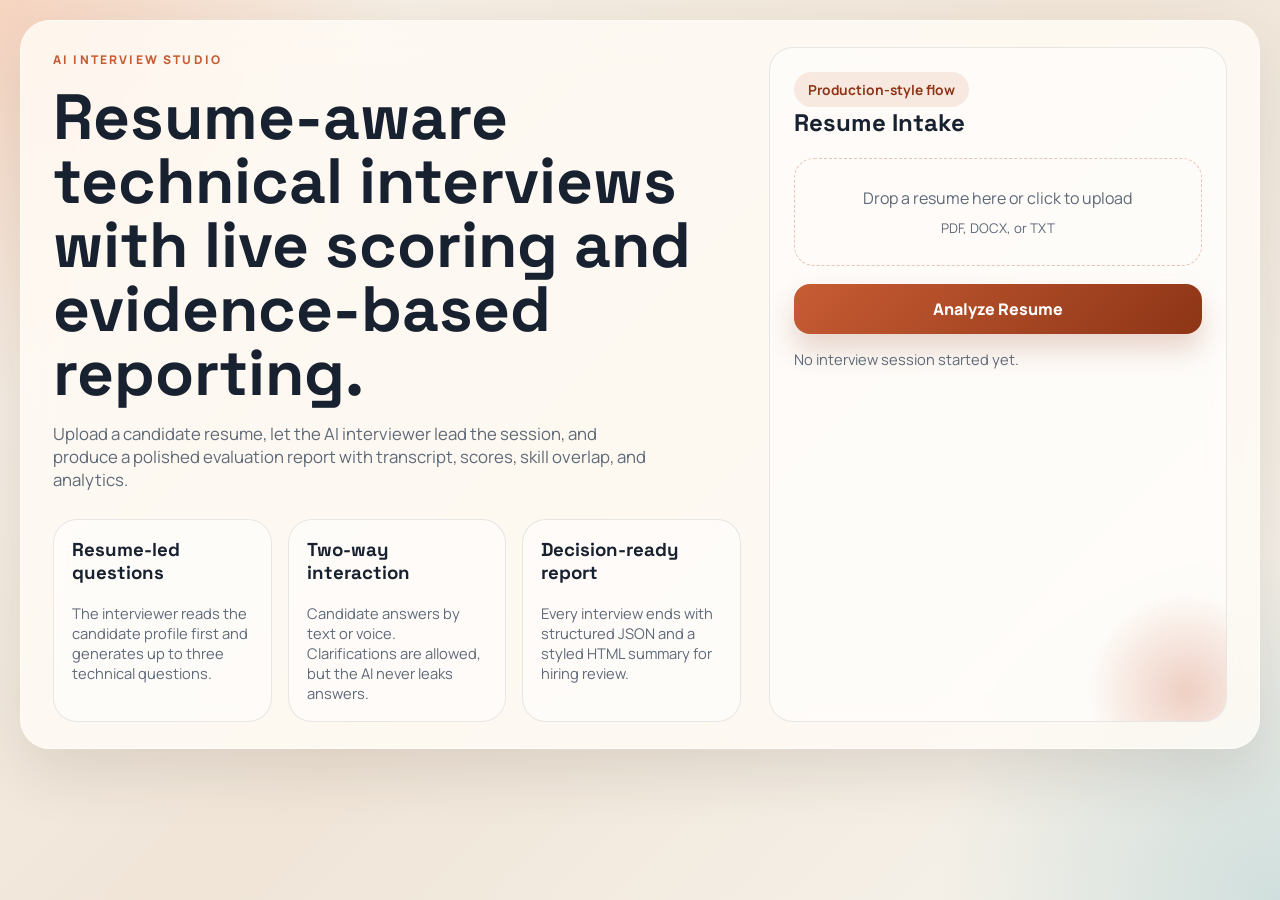
<file: templates/index.html>
<!DOCTYPE html>
<html lang="en">
  <head>
    <meta charset="UTF-8" />
    <meta name="viewport" content="width=device-width, initial-scale=1.0" />
    <title>{{ app_name }}</title>
    <link rel="preconnect" href="https://fonts.googleapis.com" />
    <link rel="preconnect" href="https://fonts.gstatic.com" crossorigin />
    <link
      href="https://fonts.googleapis.com/css2?family=Manrope:wght@400;500;700;800&family=Space+Grotesk:wght@500;700&display=swap"
      rel="stylesheet"
    />
    <link rel="stylesheet" href="/static/styles.css" />
  </head>
  <body>
    <div class="page-shell">
      <section class="hero-panel">
        <div class="hero-copy">
          <span class="eyebrow">AI Interview Studio</span>
          <h1>Resume-aware technical interviews with live scoring and evidence-based reporting.</h1>
          <p>
            Upload a candidate resume, let the AI interviewer lead the session, and produce a polished evaluation report
            with transcript, scores, skill overlap, and analytics.
          </p>
          <div class="feature-grid">
            <article>
              <h3>Resume-led questions</h3>
              <p>The interviewer reads the candidate profile first and generates up to three technical questions.</p>
            </article>
            <article>
              <h3>Two-way interaction</h3>
              <p>Candidate answers by text or voice. Clarifications are allowed, but the AI never leaks answers.</p>
            </article>
            <article>
              <h3>Decision-ready report</h3>
              <p>Every interview ends with structured JSON and a styled HTML summary for hiring review.</p>
            </article>
          </div>
        </div>
        <div class="hero-card">
          <div class="card-glow"></div>
          <div class="status-pill">Production-style flow</div>
          <h2>Resume Intake</h2>
          <form id="resume-form">
            <label class="upload-box" for="resume-file">
              <input id="resume-file" name="resume" type="file" accept=".pdf,.doc,.docx,.txt" required />
              <span>Drop a resume here or click to upload</span>
              <small>PDF, DOCX, or TXT</small>
            </label>
            <button type="submit" class="primary-btn">Analyze Resume</button>
          </form>
          <div id="resume-feedback" class="resume-feedback hidden"></div>
          <button id="launch-btn" class="primary-btn hidden" type="button">Launch AI Voice Interview</button>
          <p class="helper-text" id="upload-status">No interview session started yet.</p>
        </div>
      </section>

      <section class="interview-shell hidden" id="interview-shell">
        <div class="panel-header">
          <div>
            <span class="eyebrow">Live Session</span>
            <h2>Candidate Interview Console</h2>
          </div>
          <div class="question-badge" id="question-badge">Question 1 / 3</div>
        </div>

        <div class="session-grid">
          <aside class="profile-panel">
            <h3>Resume Snapshot</h3>
            <div id="candidate-meta"></div>
            <div class="skill-wrap" id="resume-skills"></div>
          </aside>

          <main class="chat-panel">
            <div id="chat-log" class="chat-log"></div>
            <div class="voice-stage">
              <div class="voice-orb" id="voice-orb"></div>
              <div>
                <h3>Voice-Only Candidate Response</h3>
                <p class="helper-text">Listen to the AI interviewer, then press record and answer by speaking only.</p>
              </div>
            </div>
            <div class="action-row">
              <button type="button" class="secondary-btn" id="record-btn">Record Answer</button>
            </div>
            <p class="helper-text" id="answer-status">Upload and launch the interview to begin the spoken session.</p>
          </main>

          <aside class="insight-panel">
            <h3>Live Evaluation</h3>
            <div id="live-scores" class="score-grid"></div>
            <div id="live-summary" class="summary-list"></div>
            <div id="report-links" class="report-links"></div>
          </aside>
        </div>
      </section>
    </div>

    <script src="/static/app.js"></script>
  </body>
</html>
</file>
<file: static/styles.css>
:root {
  --bg: #f5efe6;
  --ink: #18212f;
  --muted: #5e6978;
  --panel: rgba(255, 252, 246, 0.82);
  --line: rgba(24, 33, 47, 0.1);
  --accent: #c75c34;
  --accent-dark: #8d3516;
  --accent-soft: #f5c4a9;
  --teal: #1f7a8c;
  --green: #2d6a4f;
  --shadow: 0 22px 60px rgba(57, 45, 34, 0.12);
}

* {
  box-sizing: border-box;
}

body {
  margin: 0;
  font-family: "Manrope", sans-serif;
  color: var(--ink);
  background:
    radial-gradient(circle at top left, rgba(245, 196, 169, 0.65), transparent 26%),
    radial-gradient(circle at bottom right, rgba(31, 122, 140, 0.18), transparent 22%),
    linear-gradient(135deg, #f8f3eb, #f0e5d7 50%, #f7f5ef);
  min-height: 100vh;
  overflow: hidden;
}

.page-shell {
  width: min(1240px, calc(100% - 32px));
  margin: 0 auto;
  height: 100vh;
  padding: 20px 0;
  display: grid;
  grid-template-rows: auto 1fr;
  gap: 20px;
}

.hero-panel,
.interview-shell {
  background: var(--panel);
  border: 1px solid rgba(255, 255, 255, 0.55);
  box-shadow: var(--shadow);
  border-radius: 30px;
  backdrop-filter: blur(22px);
}

.hero-panel {
  padding: 26px 32px;
  display: grid;
  grid-template-columns: 1.2fr 0.8fr;
  gap: 28px;
}

.eyebrow {
  display: inline-flex;
  text-transform: uppercase;
  letter-spacing: 0.18em;
  font-size: 12px;
  font-weight: 800;
  color: var(--accent);
}

h1, h2, h3 {
  font-family: "Space Grotesk", sans-serif;
  margin-top: 0;
}

h1 {
  font-size: clamp(2.4rem, 5vw, 4.5rem);
  line-height: 1;
  margin: 16px 0;
}

.hero-copy p {
  color: var(--muted);
  max-width: 60ch;
  font-size: 1.05rem;
}

.feature-grid {
  display: grid;
  grid-template-columns: repeat(3, 1fr);
  gap: 16px;
  margin-top: 28px;
}

.feature-grid article,
.hero-card,
.profile-panel,
.chat-panel,
.insight-panel {
  border: 1px solid var(--line);
  background: rgba(255, 255, 255, 0.56);
  border-radius: 24px;
}

.feature-grid article {
  padding: 18px;
}

.feature-grid p {
  font-size: 0.92rem;
  margin-bottom: 0;
}

.hero-card {
  position: relative;
  overflow: hidden;
  padding: 24px;
}

.card-glow {
  position: absolute;
  inset: auto -70px -80px auto;
  width: 220px;
  height: 220px;
  background: radial-gradient(circle, rgba(199, 92, 52, 0.28), transparent 64%);
  pointer-events: none;
}

.status-pill,
.question-badge,
.skill-pill {
  display: inline-flex;
  align-items: center;
  gap: 8px;
  border-radius: 999px;
  font-size: 0.86rem;
  font-weight: 700;
}

.status-pill,
.question-badge {
  background: rgba(199, 92, 52, 0.12);
  color: var(--accent-dark);
  padding: 8px 14px;
}

.upload-box {
  display: grid;
  gap: 10px;
  padding: 28px 18px;
  border: 1.5px dashed rgba(199, 92, 52, 0.35);
  border-radius: 20px;
  text-align: center;
  color: var(--muted);
  margin: 18px 0;
  cursor: pointer;
}

.upload-box input {
  display: none;
}

.primary-btn,
.secondary-btn {
  appearance: none;
  border: none;
  border-radius: 16px;
  padding: 14px 18px;
  font: inherit;
  font-weight: 800;
  cursor: pointer;
  transition: transform 160ms ease, box-shadow 160ms ease, background 160ms ease;
}

.primary-btn {
  width: 100%;
  color: white;
  background: linear-gradient(135deg, var(--accent), var(--accent-dark));
  box-shadow: 0 16px 28px rgba(141, 53, 22, 0.2);
}

.secondary-btn {
  color: var(--ink);
  background: rgba(31, 122, 140, 0.12);
}

.primary-btn:hover,
.secondary-btn:hover {
  transform: translateY(-1px);
}

.helper-text {
  color: var(--muted);
  font-size: 0.92rem;
}

.hidden {
  display: none;
}

.interview-shell {
  padding: 26px;
  min-height: 0;
  overflow: hidden;
}

.panel-header {
  display: flex;
  justify-content: space-between;
  align-items: center;
  gap: 12px;
  margin-bottom: 24px;
}

.session-grid {
  display: grid;
  grid-template-columns: 0.85fr 1.4fr 0.85fr;
  gap: 18px;
  min-height: 0;
}

.profile-panel,
.chat-panel,
.insight-panel {
  padding: 20px;
  min-height: 0;
  overflow: hidden;
}

.chat-log {
  display: flex;
  flex-direction: column;
  gap: 14px;
  min-height: 280px;
  max-height: 280px;
  overflow: auto;
  padding-right: 4px;
}

.message {
  padding: 16px 18px;
  border-radius: 20px;
  max-width: 92%;
  line-height: 1.55;
}

.message.assistant {
  align-self: flex-start;
  background: rgba(31, 122, 140, 0.1);
  border: 1px solid rgba(31, 122, 140, 0.16);
}

.message.user {
  align-self: flex-end;
  background: rgba(199, 92, 52, 0.1);
  border: 1px solid rgba(199, 92, 52, 0.15);
}

.action-row {
  display: flex;
  gap: 12px;
  margin-top: 12px;
}

.resume-feedback {
  margin-top: 16px;
  padding: 16px;
  border: 1px solid var(--line);
  background: rgba(255, 255, 255, 0.62);
  border-radius: 18px;
}

.resume-feedback p {
  margin: 0 0 10px;
  color: var(--muted);
}

.voice-stage {
  margin-top: 20px;
  display: flex;
  align-items: center;
  gap: 18px;
  padding: 18px;
  border-radius: 24px;
  border: 1px solid var(--line);
  background: linear-gradient(135deg, rgba(31, 122, 140, 0.08), rgba(199, 92, 52, 0.08));
}

.voice-orb {
  width: 82px;
  height: 82px;
  border-radius: 50%;
  background:
    radial-gradient(circle at 35% 35%, rgba(255, 255, 255, 0.85), transparent 20%),
    linear-gradient(135deg, var(--teal), var(--accent));
  box-shadow: 0 0 0 0 rgba(31, 122, 140, 0.28);
}

.voice-orb.speaking,
.voice-orb.recording {
  animation: pulse 1.4s infinite;
}

@keyframes pulse {
  0% { transform: scale(1); box-shadow: 0 0 0 0 rgba(31, 122, 140, 0.28); }
  70% { transform: scale(1.04); box-shadow: 0 0 0 22px rgba(31, 122, 140, 0); }
  100% { transform: scale(1); box-shadow: 0 0 0 0 rgba(31, 122, 140, 0); }
}

.skill-wrap,
.summary-list,
.report-links {
  display: flex;
  flex-wrap: wrap;
  gap: 10px;
}

.skill-pill,
.summary-list span,
.report-links a,
.score-card {
  border: 1px solid var(--line);
  background: rgba(255, 255, 255, 0.72);
  border-radius: 16px;
}

.skill-pill,
.summary-list span {
  padding: 8px 12px;
}

.score-grid {
  display: grid;
  grid-template-columns: repeat(2, 1fr);
  gap: 10px;
}

.score-card {
  padding: 14px;
}

.report-links a {
  display: inline-flex;
  text-decoration: none;
  color: var(--teal);
  padding: 10px 14px;
  font-weight: 700;
}

#candidate-meta p {
  margin: 0 0 10px;
  color: var(--muted);
}

@media (max-width: 1080px) {
  .hero-panel,
  .session-grid {
    grid-template-columns: 1fr;
  }

  .feature-grid {
    grid-template-columns: 1fr;
  }
}
</file>
